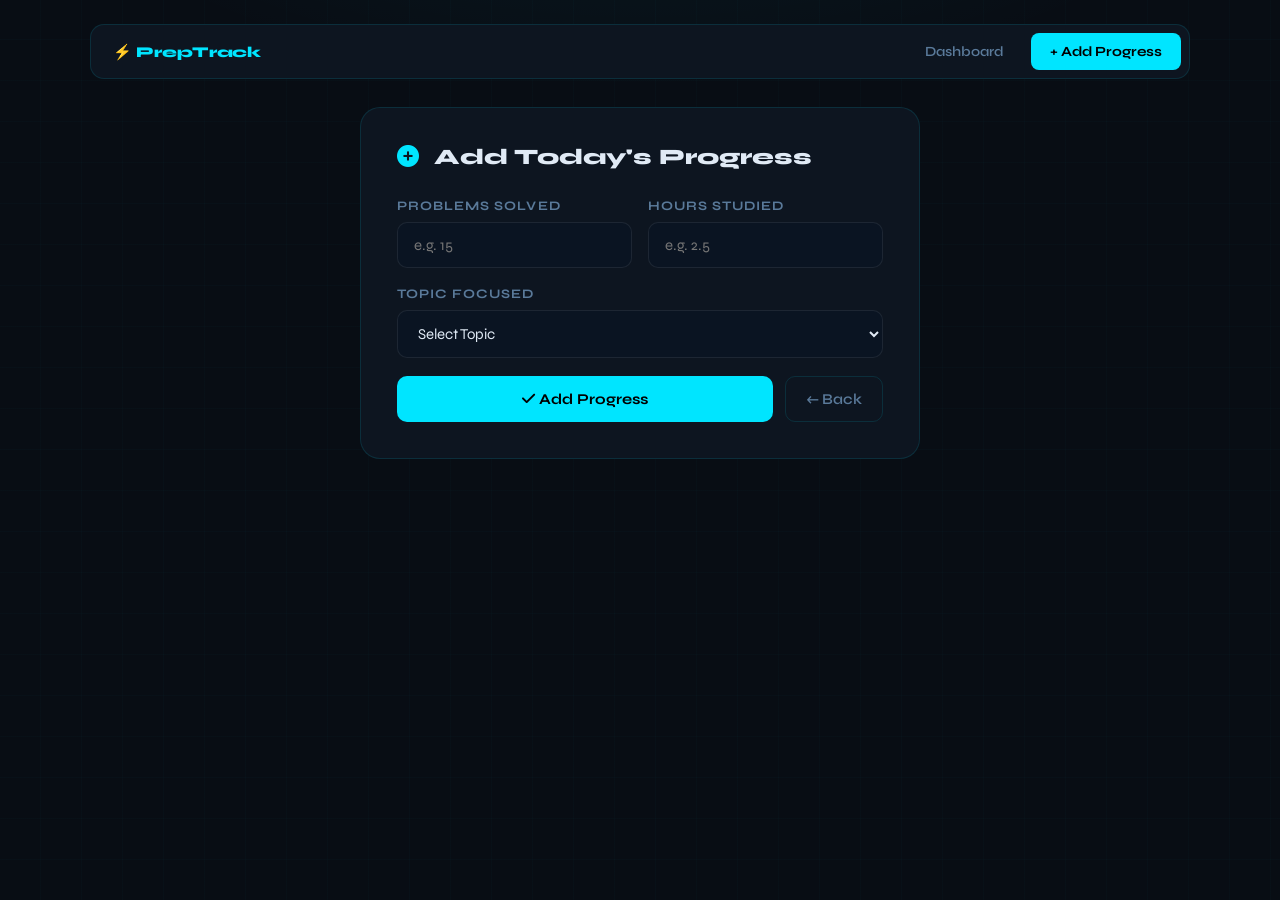
<file: add.html>
<!DOCTYPE html>
<html lang="en">
<head>
  <meta charset="UTF-8">
  <meta name="viewport" content="width=device-width, initial-scale=1.0">
  <title>Add Progress — Placement Prep Tracker</title>
  <link rel="stylesheet" href="style.css">
  <link rel="stylesheet" href="https://cdnjs.cloudflare.com/ajax/libs/font-awesome/6.5.1/css/all.min.css">
</head>
<body>
  <div class="dashboard-container">

    <!-- Nav -->
    <div class="nav-bar">
      <span class="nav-brand">⚡ PrepTrack</span>
      <a href="index.html" class="nav-btn">Dashboard</a>
      <a href="add.html" class="nav-btn active">+ Add Progress</a>
    </div>

    <div class="add-container">
      <div class="add-card">
        <h1><i class="fas fa-plus-circle"></i> Add Today's Progress</h1>

        <div class="input-row">
          <div class="input-group">
            <label for="problems">Problems Solved</label>
            <input type="number" id="problems" placeholder="e.g. 15" min="0">
          </div>
          <div class="input-group">
            <label for="hours">Hours Studied</label>
            <input type="number" id="hours" placeholder="e.g. 2.5" step="0.5" min="0">
          </div>
        </div>

        <div class="input-group">
          <label for="topic">Topic Focused</label>
          <select id="topic">
            <option value="">Select Topic</option>
            <option>Arrays</option>
            <option>Strings</option>
            <option>Linked Lists</option>
            <option>Trees</option>
            <option>Graphs</option>
            <option>Dynamic Programming</option>
            <option>Greedy</option>
            <option>Binary Search</option>
            <option>Heap</option>
            <option>Backtracking</option>
            <option>Bit Manipulation</option>
          </select>
        </div>

        <div class="action-buttons">
          <button onclick="addProgressFromAddPage()" class="primary-btn">
            <i class="fas fa-check"></i> Add Progress
          </button>
          <button onclick="window.location.href='index.html'" class="secondary-btn">
            ← Back
          </button>
        </div>
      </div>
    </div>

  </div>

  <div class="toast" id="toast"></div>

  <script src="script.js"></script>
</body>
</html>
</file>
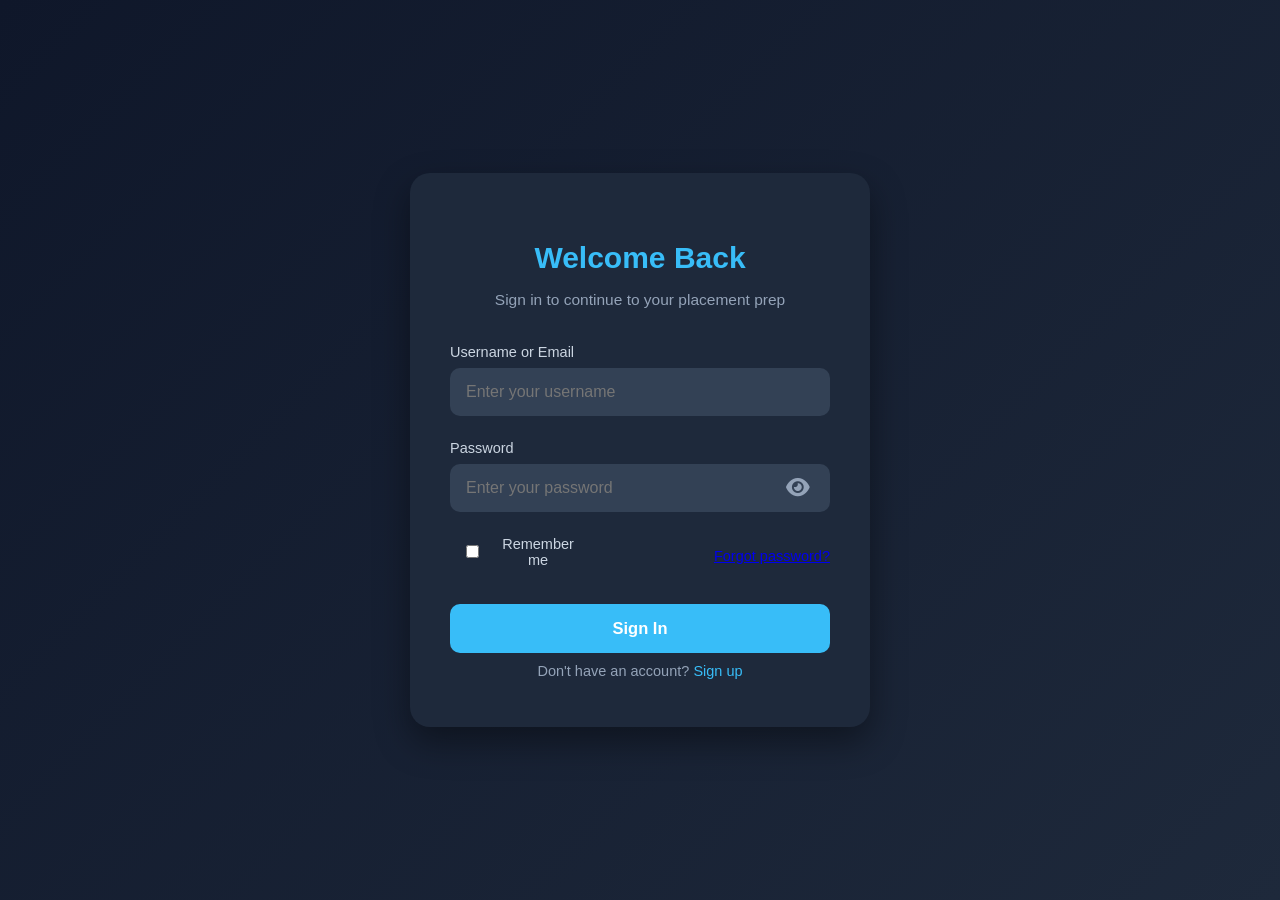
<file: login.html>
<!DOCTYPE html>
<html lang="en">
<head>
  <meta charset="UTF-8">
  <meta name="viewport" content="width=device-width, initial-scale=1.0">
  <title>Login - Placement Prep Tracker</title>
  <link rel="stylesheet" href="https://cdnjs.cloudflare.com/ajax/libs/font-awesome/6.5.1/css/all.min.css">
  <style>
    html, body {
      margin: 0;
      padding: 0;
      min-height: 100vh;
    }

    body {
      font-family: 'Segoe UI', Arial, sans-serif;
      background: linear-gradient(135deg, #0f172a, #1e293b);
      color: #e2e8f0;
      display: flex;
      align-items: center;
      justify-content: center;
    }

    .container {
      max-width: 460px;           /* Increased from 400px */
      width: 100%;
      padding: 20px;
    }

    .card {
      background: #1e293b;
      border-radius: 20px;        /* Slightly rounder */
      padding: 48px 40px;         /* More comfortable padding */
      box-shadow: 0 15px 35px rgba(0, 0, 0, 0.4);
      text-align: center;
    }

    h1 {
      color: #38bdf8;
      margin-bottom: 10px;
      font-size: 30px;
    }

    p {
      color: #94a3b8;
      margin-bottom: 35px;
      font-size: 15.5px;
    }

    .input-group {
      margin-bottom: 24px;
      text-align: left;
      position: relative;
    }

    label {
      display: block;
      margin-bottom: 8px;
      color: #cbd5e1;
      font-size: 14.5px;
    }

    input {
      width: 100%;
      padding: 15px 16px;
      background: #334155;
      border: none;
      border-radius: 10px;
      color: #e2e8f0;
      font-size: 16px;
      box-sizing: border-box;
    }

    input:focus {
      outline: none;
      box-shadow: 0 0 0 3px rgba(56, 189, 248, 0.45);
    }

    .password-wrapper {
      position: relative;
    }

    .toggle-password {
      position: absolute;
      right: 14px;
      top: 50%;
      transform: translateY(-50%);
      background: none;
      border: none;
      color: #94a3b8;
      cursor: pointer;
      font-size: 21px;
      padding: 6px;
    }

    .options {
      display: flex;
      justify-content: space-between;
      align-items: center;
      margin: 22px 0 28px 0;
      font-size: 14.5px;
    }

    .remember-me {
      display: flex;
      align-items: center;
      gap: 8px;
      color: #cbd5e1;
      cursor: pointer;
      user-select: none;
    }

    .sign-in-button {
      width: 100%;
      padding: 15px;
      background: #38bdf8;
      color: white;
      border: none;
      border-radius: 10px;
      font-size: 16.5px;
      font-weight: 600;
      cursor: pointer;
      transition: all 0.3s ease;
    }

    .sign-in-button:hover {
      background: #0ea5e9;
      transform: translateY(-2px);
    }

    .footer {
      color: #94a3b8;
      font-size: 14.5px;
      text-align: center;
      margin-top: 10px;
    }

    .footer a {
      color: #38bdf8;
      text-decoration: none;
    }
  </style>
</head>
<body>
  <div class="container">
    <div class="card">
      <h1>Welcome Back</h1>
      <p>Sign in to continue to your placement prep</p>

      <form id="loginForm">
        <div class="input-group">
          <label for="username">Username or Email</label>
          <input type="text" id="username" placeholder="Enter your username" required>
        </div>

        <div class="input-group">
          <label for="password">Password</label>
          <div class="password-wrapper">
            <input type="password" id="password" placeholder="Enter your password" required>
            <button type="button" class="toggle-password" id="toggleBtn">
              <i class="fa-solid fa-eye"></i>
            </button>
          </div>
        </div>

        <div class="options">
          <label class="remember-me">
            <input type="checkbox" id="remember">
            Remember me
          </label>
          <a href="#" class="forgot-link" onclick="alert('Forgot password feature coming soon!')">Forgot password?</a>
        </div>

        <button type="submit" class="sign-in-button">Sign In</button>
      </form>

      <div class="footer">
        Don't have an account? 
        <a href="#" onclick="alert('Registration feature coming soon!')">Sign up</a>
      </div>
    </div>
  </div>

  <script>
    // Password Toggle
    const passwordInput = document.getElementById('password');
    const toggleBtn = document.getElementById('toggleBtn');

    toggleBtn.addEventListener('click', function () {
      if (passwordInput.type === 'password') {
        passwordInput.type = 'text';
        toggleBtn.innerHTML = '<i class="fa-solid fa-eye-slash"></i>';
      } else {
        passwordInput.type = 'password';
        toggleBtn.innerHTML = '<i class="fa-solid fa-eye"></i>';
      }
    });

    // Login Form Handler
    document.getElementById('loginForm').addEventListener('submit', function (e) {
      e.preventDefault();

      const username = document.getElementById('username').value.trim();

      if (username === '') {
        alert('Please enter your username or email');
        return;
      }

      // Save username and redirect
      localStorage.setItem('currentUser', username);
      window.location.href = 'index.html';
    });
  </script>
</body>
</html>
</file>
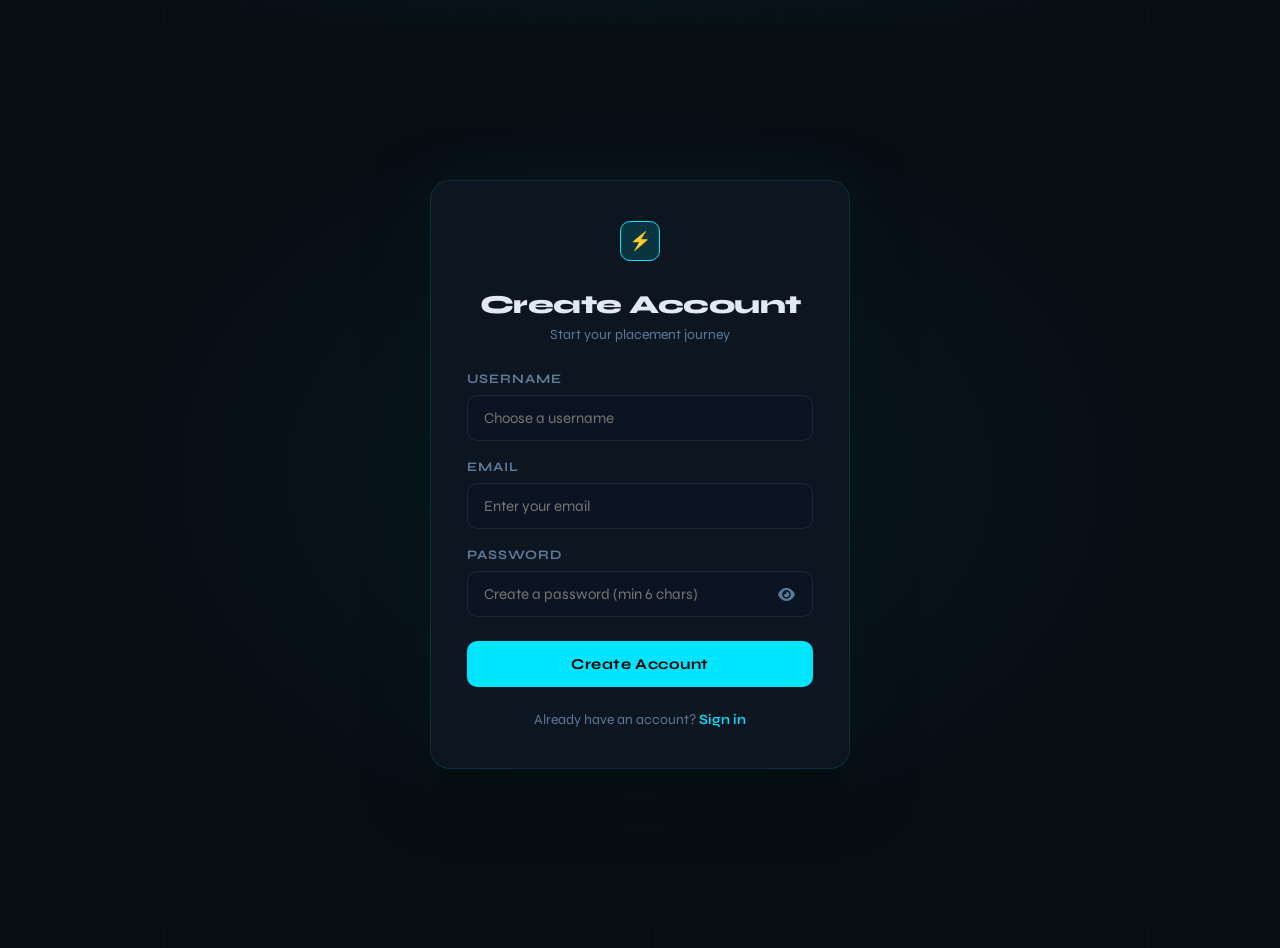
<file: signup.html>
<!DOCTYPE html>
<html lang="en">
<head>
  <meta charset="UTF-8">
  <meta name="viewport" content="width=device-width, initial-scale=1.0">
  <title>Sign Up — Placement Prep Tracker</title>
  <link rel="stylesheet" href="style.css">
  <link rel="stylesheet" href="https://cdnjs.cloudflare.com/ajax/libs/font-awesome/6.5.1/css/all.min.css">
</head>
<body>
  <div class="auth-wrapper">
    <div class="auth-card">
      <div class="auth-logo">
        <div class="auth-logo-icon">⚡</div>
      </div>
      <h1 class="auth-title">Create Account</h1>
      <p class="auth-subtitle">Start your placement journey</p>

      <div class="error-msg" id="signupError"></div>

      <form id="signupForm">
        <div class="input-group">
          <label>Username</label>
          <input type="text" id="username" placeholder="Choose a username" autocomplete="username" required>
        </div>
        <div class="input-group">
          <label>Email</label>
          <input type="email" id="email" placeholder="Enter your email" autocomplete="email" required>
        </div>
        <div class="input-group">
          <label>Password</label>
          <div class="pw-wrapper">
            <input type="password" id="password" placeholder="Create a password (min 6 chars)" autocomplete="new-password" required>
            <button type="button" class="pw-toggle" onclick="togglePassword('password', 'eyeIcon')">
              <i class="fa-solid fa-eye" id="eyeIcon"></i>
            </button>
          </div>
        </div>

        <button type="submit" class="btn-primary">Create Account</button>
      </form>

      <p class="auth-footer">
        Already have an account? <a href="login.html">Sign in</a>
      </p>
    </div>
  </div>

  <script src="script.js"></script>
  <script>
    document.getElementById('signupForm').addEventListener('submit', handleSignup);
  </script>
</body>
</html>
</file>
<file: style.css>
/* style.css - Placement Prep Tracker */
@import url('https://fonts.googleapis.com/css2?family=Space+Mono:wght@400;700&family=Syne:wght@400;600;700;800&display=swap');

:root {
  --primary: #00e5ff;
  --primary-dim: rgba(0, 229, 255, 0.15);
  --accent: #ff6b6b;
  --green: #00ff9d;
  --dark: #080d14;
  --card: #0d1520;
  --card2: #111d2e;
  --border: rgba(0, 229, 255, 0.12);
  --text: #e0eaf5;
  --muted: #5a7a9a;
  --input-bg: #0a1422;
}

* { margin: 0; padding: 0; box-sizing: border-box; }

body {
  font-family: 'Syne', sans-serif;
  background: var(--dark);
  background-image:
    radial-gradient(ellipse 80% 50% at 50% -20%, rgba(0,229,255,0.07) 0%, transparent 60%),
    repeating-linear-gradient(0deg, transparent, transparent 40px, rgba(0,229,255,0.015) 40px, rgba(0,229,255,0.015) 41px),
    repeating-linear-gradient(90deg, transparent, transparent 40px, rgba(0,229,255,0.015) 40px, rgba(0,229,255,0.015) 41px);
  color: var(--text);
  min-height: 100vh;
  padding: 24px;
}

/* ========== AUTH PAGES ========== */
.auth-wrapper {
  min-height: 100vh;
  display: flex;
  align-items: center;
  justify-content: center;
  padding: 20px;
  background: var(--dark);
  background-image: radial-gradient(ellipse 60% 60% at 50% 50%, rgba(0,229,255,0.06) 0%, transparent 70%);
}

.auth-card {
  background: var(--card);
  border: 1px solid var(--border);
  border-radius: 20px;
  padding: 40px 36px;
  width: 100%;
  max-width: 420px;
  box-shadow: 0 0 60px rgba(0,229,255,0.05), 0 20px 60px rgba(0,0,0,0.5);
  animation: fadeUp 0.5s ease both;
}

@keyframes fadeUp {
  from { opacity: 0; transform: translateY(24px); }
  to   { opacity: 1; transform: translateY(0); }
}

.auth-logo {
  display: flex;
  align-items: center;
  gap: 10px;
  justify-content: center;
  margin-bottom: 28px;
}

.auth-logo-icon {
  width: 40px;
  height: 40px;
  background: var(--primary-dim);
  border: 1px solid var(--primary);
  border-radius: 10px;
  display: flex;
  align-items: center;
  justify-content: center;
  font-size: 18px;
}

.auth-title {
  font-size: 26px;
  font-weight: 800;
  color: var(--text);
  text-align: center;
  letter-spacing: -0.5px;
}

.auth-subtitle {
  text-align: center;
  color: var(--muted);
  font-size: 14px;
  margin-top: 6px;
  margin-bottom: 28px;
}

.input-group {
  margin-bottom: 18px;
}

.input-group label {
  display: block;
  font-size: 13px;
  font-weight: 700;
  color: var(--muted);
  text-transform: uppercase;
  letter-spacing: 0.08em;
  margin-bottom: 8px;
}

.input-group input,
.input-group select {
  width: 100%;
  padding: 13px 16px;
  background: var(--input-bg);
  border: 1px solid rgba(255,255,255,0.08);
  border-radius: 10px;
  color: var(--text);
  font-family: 'Syne', sans-serif;
  font-size: 15px;
  transition: border-color 0.2s, box-shadow 0.2s;
  outline: none;
}

.input-group input:focus,
.input-group select:focus {
  border-color: var(--primary);
  box-shadow: 0 0 0 3px rgba(0,229,255,0.1);
}

.input-group select option {
  background: var(--card);
}

.pw-wrapper {
  position: relative;
}

.pw-wrapper input {
  padding-right: 46px;
}

.pw-toggle {
  position: absolute;
  right: 14px;
  top: 50%;
  transform: translateY(-50%);
  background: none;
  border: none;
  color: var(--muted);
  cursor: pointer;
  padding: 4px;
  font-size: 15px;
  line-height: 1;
}

.pw-toggle:hover { color: var(--primary); background: none; }

/* Buttons */
.btn-primary {
  width: 100%;
  padding: 14px;
  background: var(--primary);
  color: #000;
  border: none;
  border-radius: 10px;
  font-family: 'Syne', sans-serif;
  font-size: 15px;
  font-weight: 700;
  cursor: pointer;
  transition: background 0.2s, transform 0.1s, box-shadow 0.2s;
  letter-spacing: 0.03em;
  margin-top: 6px;
}

.btn-primary:hover {
  background: #33eeff;
  box-shadow: 0 0 20px rgba(0,229,255,0.3);
  transform: translateY(-1px);
}

.btn-primary:active { transform: translateY(0); }

.auth-footer {
  text-align: center;
  margin-top: 24px;
  color: var(--muted);
  font-size: 14px;
}

.auth-footer a {
  color: var(--primary);
  text-decoration: none;
  font-weight: 600;
}

.auth-footer a:hover { text-decoration: underline; }

.error-msg {
  background: rgba(255, 107, 107, 0.1);
  border: 1px solid rgba(255,107,107,0.3);
  color: #ff9a9a;
  border-radius: 8px;
  padding: 10px 14px;
  font-size: 14px;
  margin-bottom: 16px;
  display: none;
}

/* ========== DASHBOARD ========== */
.dashboard-container {
  max-width: 1100px;
  margin: 0 auto;
}

/* Nav */
.nav-bar {
  display: flex;
  align-items: center;
  gap: 8px;
  background: var(--card);
  border: 1px solid var(--border);
  border-radius: 14px;
  padding: 8px;
  margin-bottom: 28px;
}

.nav-brand {
  font-size: 15px;
  font-weight: 800;
  color: var(--primary);
  padding: 8px 14px;
  flex: 1;
  letter-spacing: -0.3px;
}

.nav-btn {
  padding: 9px 18px;
  border-radius: 8px;
  background: transparent;
  color: var(--muted);
  text-decoration: none;
  font-size: 14px;
  font-weight: 600;
  transition: all 0.2s;
  white-space: nowrap;
  border: 1px solid transparent;
}

.nav-btn:hover {
  background: var(--primary-dim);
  color: var(--primary);
  border-color: var(--border);
}

.nav-btn.active {
  background: var(--primary);
  color: #000;
  font-weight: 700;
}

/* Header */
.page-header {
  display: flex;
  align-items: center;
  justify-content: space-between;
  margin-bottom: 28px;
  flex-wrap: wrap;
  gap: 14px;
}

.page-title {
  font-size: 28px;
  font-weight: 800;
  letter-spacing: -0.8px;
  color: var(--text);
}

.page-title span { color: var(--primary); }

.page-sub {
  color: var(--muted);
  font-size: 14px;
  margin-top: 4px;
}

.user-badge {
  display: flex;
  align-items: center;
  gap: 10px;
  background: var(--card);
  border: 1px solid var(--border);
  border-radius: 10px;
  padding: 10px 16px;
  font-size: 14px;
}

.user-badge strong { color: var(--primary); }

.logout-btn {
  padding: 7px 14px;
  background: transparent;
  border: 1px solid rgba(255,107,107,0.3);
  color: #ff9a9a;
  border-radius: 7px;
  font-size: 13px;
  font-weight: 600;
  cursor: pointer;
  transition: all 0.2s;
}

.logout-btn:hover {
  background: rgba(255,107,107,0.1);
  border-color: var(--accent);
  box-shadow: none;
}

/* Dashboard Card */
.dashboard-card {
  background: var(--card);
  border: 1px solid var(--border);
  border-radius: 16px;
  padding: 24px;
  margin-bottom: 20px;
}

.dashboard-card h3 {
  font-size: 15px;
  font-weight: 700;
  color: var(--muted);
  text-transform: uppercase;
  letter-spacing: 0.08em;
  margin-bottom: 20px;
}

/* Goals Card */
.goal-stats {
  display: grid;
  grid-template-columns: 1fr 1fr;
  gap: 20px;
  margin-bottom: 20px;
}

.goal-item p {
  font-size: 13px;
  color: var(--muted);
  margin-bottom: 6px;
  font-weight: 600;
}

.goal-nums {
  font-size: 22px;
  font-weight: 800;
  color: var(--text);
}

.goal-nums span {
  font-size: 15px;
  color: var(--muted);
  font-weight: 400;
}

.progress-bar {
  height: 6px;
  background: rgba(255,255,255,0.06);
  border-radius: 999px;
  margin-top: 10px;
  overflow: hidden;
}

.progress-fill {
  height: 100%;
  background: linear-gradient(90deg, var(--primary), #0099aa);
  border-radius: 999px;
  transition: width 0.6s ease;
}

.motivation-text {
  font-size: 13px;
  color: var(--muted);
  margin-top: 16px;
  padding: 12px 16px;
  background: var(--primary-dim);
  border-left: 3px solid var(--primary);
  border-radius: 0 8px 8px 0;
  font-style: italic;
}

.btn-secondary {
  padding: 9px 18px;
  background: transparent;
  border: 1px solid var(--border);
  color: var(--muted);
  border-radius: 8px;
  font-family: 'Syne', sans-serif;
  font-size: 13px;
  font-weight: 600;
  cursor: pointer;
  transition: all 0.2s;
}

.btn-secondary:hover {
  border-color: var(--primary);
  color: var(--primary);
  background: var(--primary-dim);
}

/* Stats Grid */
.stats-grid {
  display: grid;
  grid-template-columns: repeat(auto-fit, minmax(160px, 1fr));
  gap: 14px;
}

.stat-box {
  background: var(--card2);
  border: 1px solid var(--border);
  border-radius: 12px;
  padding: 20px;
  text-align: center;
}

.stat-box .stat-val {
  font-size: 34px;
  font-weight: 800;
  color: var(--primary);
  line-height: 1;
  margin-bottom: 6px;
  font-family: 'Space Mono', monospace;
}

.stat-box .streak-val {
  display: flex;
  align-items: center;
  justify-content: center;
  gap: 6px;
  font-size: 34px;
  font-weight: 800;
  color: #ff9a33;
  font-family: 'Space Mono', monospace;
}

.stat-box p {
  font-size: 12px;
  color: var(--muted);
  text-transform: uppercase;
  letter-spacing: 0.06em;
  font-weight: 600;
}

/* Insights */
.insights-grid {
  display: grid;
  grid-template-columns: repeat(auto-fit, minmax(170px, 1fr));
  gap: 12px;
}

.insight-box {
  background: var(--card2);
  border: 1px solid var(--border);
  border-radius: 10px;
  padding: 16px;
}

.insight-box .label {
  font-size: 11px;
  color: var(--muted);
  text-transform: uppercase;
  letter-spacing: 0.07em;
  font-weight: 700;
  margin-bottom: 6px;
}

.insight-box .value {
  font-size: 17px;
  font-weight: 700;
  color: var(--text);
  font-family: 'Space Mono', monospace;
}

.insight-box .value.strong { color: var(--green); }
.insight-box .value.weak { color: var(--accent); }

/* Heatmap */
.heatmap-container { overflow-x: auto; padding-bottom: 4px; }

.heatmap-grid {
  display: flex;
  flex-wrap: wrap;
  gap: 4px;
  min-width: max-content;
}

.heatmap-day {
  width: 14px;
  height: 14px;
  border-radius: 3px;
  background: rgba(255,255,255,0.05);
  cursor: pointer;
  transition: transform 0.1s;
}

.heatmap-day:hover { transform: scale(1.3); }
.heatmap-day.level-1 { background: rgba(0,229,255,0.2); }
.heatmap-day.level-2 { background: rgba(0,229,255,0.45); }
.heatmap-day.level-3 { background: rgba(0,229,255,0.7); }
.heatmap-day.level-4 { background: var(--primary); }

/* Topics */
#topicsList {
  list-style: none;
  display: flex;
  flex-direction: column;
  gap: 8px;
}

#topicsList li {
  display: flex;
  align-items: center;
  justify-content: space-between;
  padding: 11px 16px;
  background: var(--card2);
  border: 1px solid var(--border);
  border-radius: 8px;
  font-size: 14px;
}

#topicsList li strong { color: var(--text); }
#topicsList li span {
  font-family: 'Space Mono', monospace;
  font-size: 13px;
  color: var(--primary);
}

/* Chart */
.chart-container {
  height: 220px;
  position: relative;
}

/* Activity */
.activity-list {
  display: flex;
  flex-direction: column;
  gap: 8px;
}

.activity-item {
  display: flex;
  justify-content: space-between;
  align-items: center;
  padding: 12px 16px;
  background: var(--card2);
  border: 1px solid var(--border);
  border-radius: 8px;
  font-size: 14px;
  gap: 12px;
}

.activity-item .act-left { color: var(--muted); }
.activity-item .act-left strong { color: var(--text); }
.activity-item .act-right {
  font-family: 'Space Mono', monospace;
  font-size: 13px;
  color: var(--primary);
  white-space: nowrap;
}

/* Empty States */
.empty-state {
  text-align: center;
  color: var(--muted);
  padding: 32px;
  font-size: 14px;
}

/* ========== ADD PAGE ========== */
.add-container {
  max-width: 560px;
  margin: 0 auto;
}

.add-card {
  background: var(--card);
  border: 1px solid var(--border);
  border-radius: 20px;
  padding: 36px;
}

.add-card h1 {
  font-size: 22px;
  font-weight: 800;
  margin-bottom: 28px;
  color: var(--text);
}

.add-card h1 i { color: var(--primary); margin-right: 8px; }

.input-row {
  display: grid;
  grid-template-columns: 1fr 1fr;
  gap: 16px;
}

.full-width { grid-column: 1 / -1; }

.action-buttons {
  display: flex;
  gap: 12px;
  margin-top: 8px;
}

.primary-btn {
  flex: 1;
  padding: 13px;
  background: var(--primary);
  color: #000;
  border: none;
  border-radius: 10px;
  font-family: 'Syne', sans-serif;
  font-size: 15px;
  font-weight: 700;
  cursor: pointer;
  transition: all 0.2s;
}

.primary-btn:hover {
  background: #33eeff;
  box-shadow: 0 0 20px rgba(0,229,255,0.25);
  transform: translateY(-1px);
}

.secondary-btn {
  padding: 13px 20px;
  background: transparent;
  border: 1px solid var(--border);
  color: var(--muted);
  border-radius: 10px;
  font-family: 'Syne', sans-serif;
  font-size: 15px;
  font-weight: 600;
  cursor: pointer;
  transition: all 0.2s;
}

.secondary-btn:hover {
  border-color: var(--primary);
  color: var(--primary);
  background: var(--primary-dim);
}

/* Toast */
.toast {
  position: fixed;
  bottom: 28px;
  right: 28px;
  background: var(--card);
  border: 1px solid var(--green);
  color: var(--green);
  padding: 14px 20px;
  border-radius: 10px;
  font-size: 14px;
  font-weight: 600;
  box-shadow: 0 8px 30px rgba(0,255,157,0.15);
  opacity: 0;
  transform: translateY(12px);
  transition: all 0.3s ease;
  pointer-events: none;
  z-index: 999;
}

.toast.show {
  opacity: 1;
  transform: translateY(0);
}

/* Responsive */
@media (max-width: 600px) {
  body { padding: 12px; }
  .goal-stats { grid-template-columns: 1fr; }
  .input-row { grid-template-columns: 1fr; }
  .action-buttons { flex-direction: column; }
  .page-header { flex-direction: column; align-items: flex-start; }
  .add-card { padding: 24px 20px; }
}
</file>
